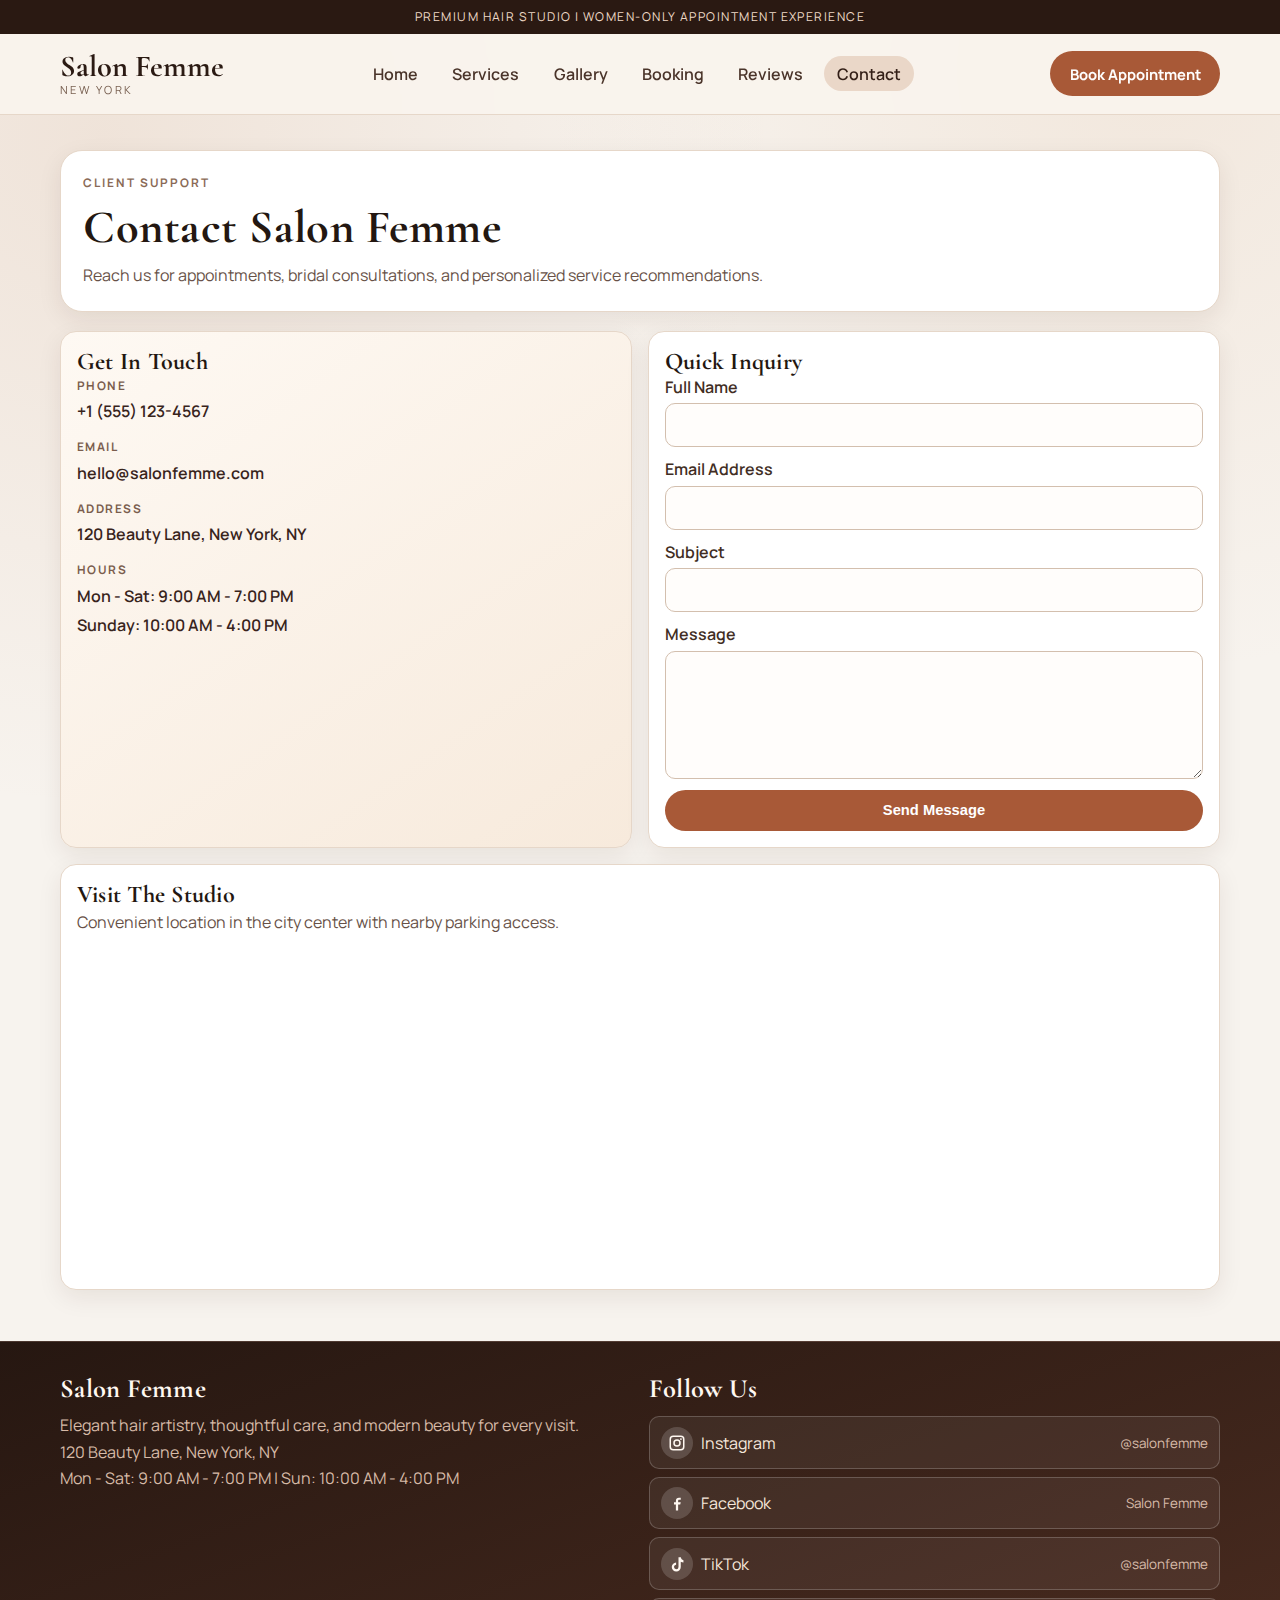
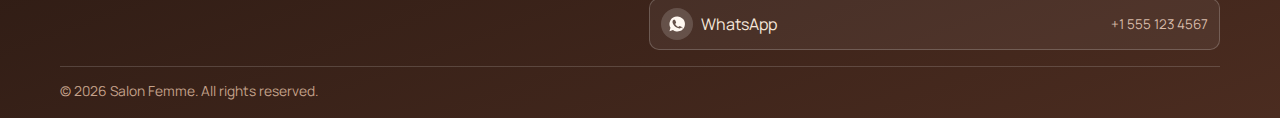
<file: contact.html>
﻿<!doctype html>
<html lang="en">
<head>
  <meta charset="UTF-8" />
  <meta name="viewport" content="width=device-width, initial-scale=1.0" />
  <title>Salon Femme | Contact</title>
  <link rel="stylesheet" href="styles/main.css" />
</head>
<body>
  <div id="site-header"></div>
  <main class="page-container">
    <section class="contact-page professional-contact">
      <header class="contact-hero reveal">
        <p class="eyebrow">Client Support</p>
        <h1>Contact Salon Femme</h1>
        <p>Reach us for appointments, bridal consultations, and personalized service recommendations.</p>
      </header>
      <div class="contact-grid professional">
        <article class="contact-card reveal contact-info-card">
          <h2>Get In Touch</h2>
          <div class="contact-lines">
            <p><strong>Phone</strong><a href="tel:+15551234567">+1 (555) 123-4567</a></p>
            <p><strong>Email</strong><a href="mailto:hello@salonfemme.com">hello@salonfemme.com</a></p>
            <p><strong>Address</strong><span>120 Beauty Lane, New York, NY</span></p>
            <p><strong>Hours</strong><span>Mon - Sat: 9:00 AM - 7:00 PM</span><span>Sunday: 10:00 AM - 4:00 PM</span></p>
          </div>
        </article>
        <article class="contact-card reveal contact-form-card">
          <h2>Quick Inquiry</h2>
          <form class="contact-form" action="mailto:hello@salonfemme.com" method="post" enctype="text/plain">
            <label>Full Name<input type="text" name="name" required /></label>
            <label>Email Address<input type="email" name="email" required /></label>
            <label>Subject<input type="text" name="subject" required /></label>
            <label>Message<textarea name="message" rows="5" required></textarea></label>
            <button class="btn primary" type="submit">Send Message</button>
          </form>
        </article>
        <article class="contact-card reveal contact-map-card">
          <h2>Visit The Studio</h2>
          <p>Convenient location in the city center with nearby parking access.</p>
          <iframe title="Salon location" loading="lazy" src="https://www.google.com/maps?q=Times+Square,+New+York,+NY&output=embed"></iframe>
        </article>
      </div>
    </section>
  </main>
  <div id="site-footer"></div>
  <script src="js/layout.js"></script>
  <script src="js/common.js"></script>
</body>
</html>
</file>
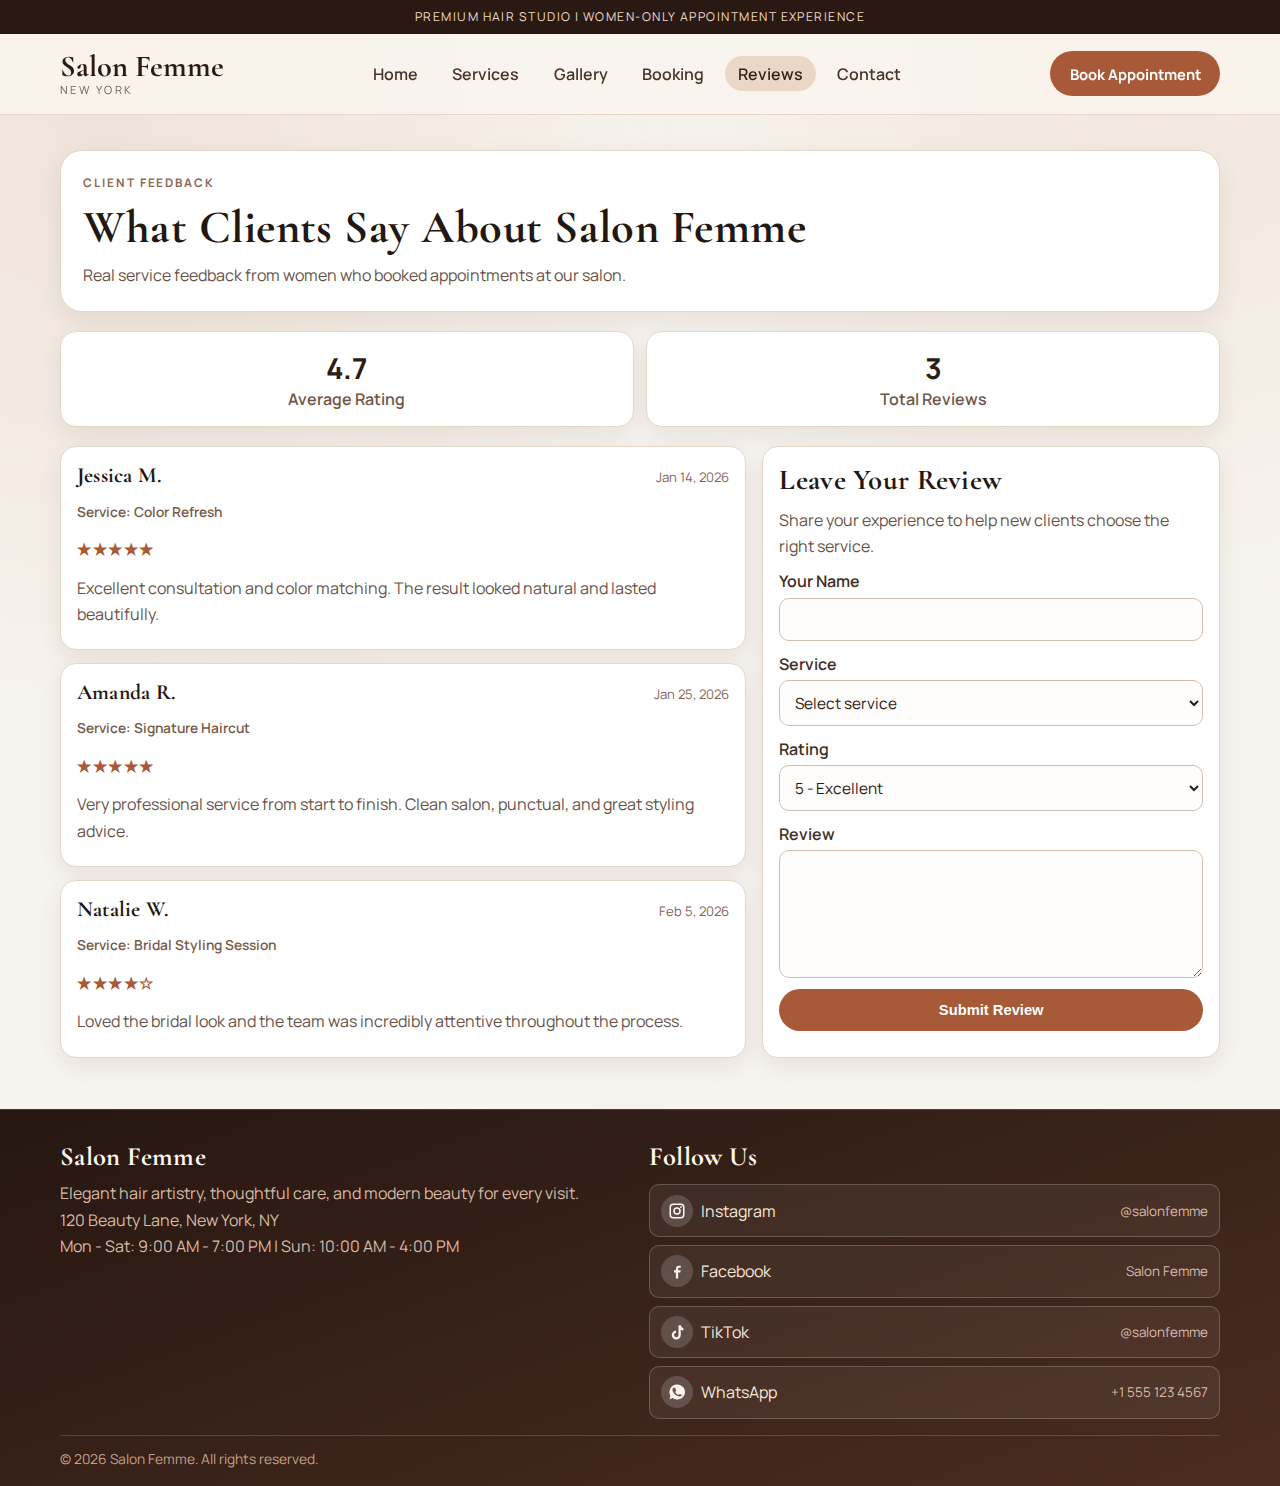
<file: reviews.html>
﻿<!doctype html>
<html lang="en">
<head>
  <meta charset="UTF-8" />
  <meta name="viewport" content="width=device-width, initial-scale=1.0" />
  <title>Salon Femme | Reviews</title>
  <link rel="stylesheet" href="styles/main.css" />
</head>
<body>
  <div id="site-header"></div>
  <main class="page-container">
    <section class="reviews-page">
      <header class="reviews-header reveal">
        <p class="eyebrow">Client Feedback</p>
        <h1>What Clients Say About Salon Femme</h1>
        <p>Real service feedback from women who booked appointments at our salon.</p>
      </header>
      <div class="reviews-summary reveal" id="reviews-summary"></div>
      <div class="reviews-layout">
        <section class="reviews-list reveal" id="reviews-list" aria-label="Client reviews"></section>
        <aside class="review-form-wrap reveal">
          <h2>Leave Your Review</h2>
          <p>Share your experience to help new clients choose the right service.</p>
          <form class="review-form" id="review-form">
            <label>Your Name<input name="name" required /></label>
            <label>Service<select name="service" required><option value="">Select service</option></select></label>
            <label>Rating<select name="rating"><option value="5">5 - Excellent</option><option value="4">4 - Very Good</option><option value="3">3 - Good</option><option value="2">2 - Fair</option><option value="1">1 - Poor</option></select></label>
            <label>Review<textarea name="comment" rows="5" required></textarea></label>
            <button type="submit" class="btn primary">Submit Review</button>
          </form>
          <p id="review-status"></p>
        </aside>
      </div>
    </section>
  </main>
  <div id="site-footer"></div>
  <script src="js/layout.js"></script>
  <script src="js/data.js"></script>
  <script src="js/common.js"></script>
  <script src="js/reviews.js"></script>
</body>
</html>
</file>
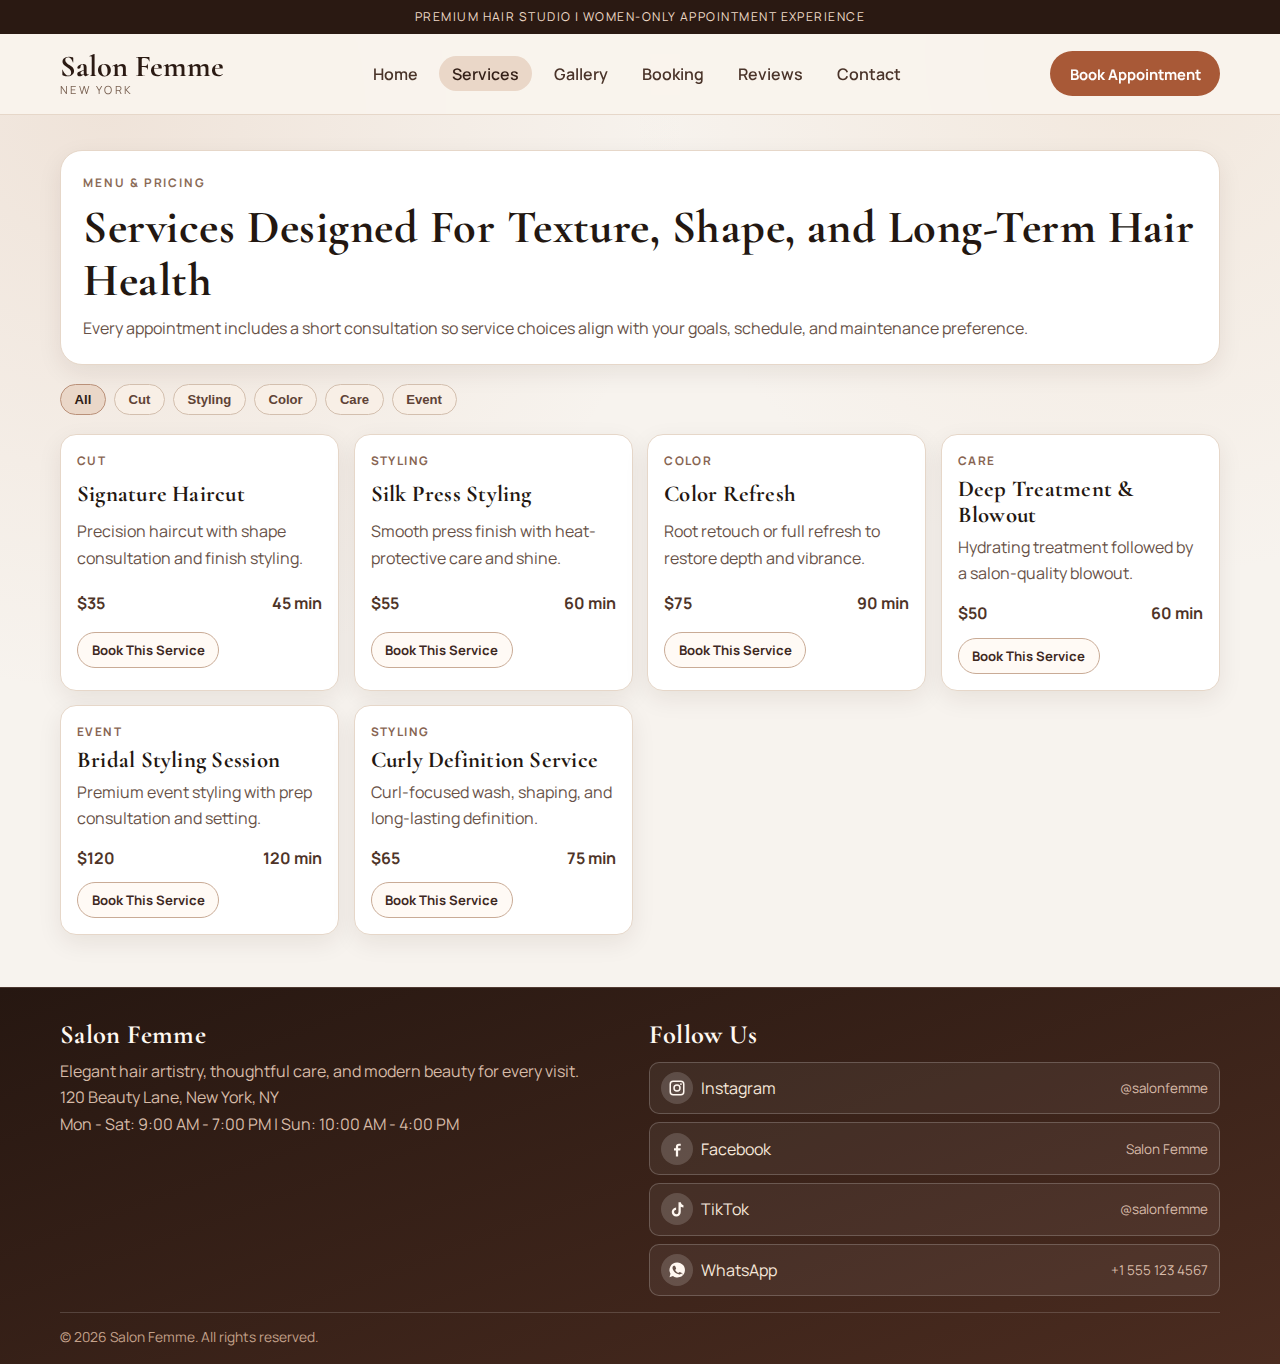
<file: services.html>
﻿<!doctype html>
<html lang="en">
<head>
  <meta charset="UTF-8" />
  <meta name="viewport" content="width=device-width, initial-scale=1.0" />
  <title>Salon Femme | Services</title>
  <link rel="stylesheet" href="styles/main.css" />
</head>
<body>
  <div id="site-header"></div>
  <main class="page-container">
    <section class="services-page">
      <header class="services-hero reveal">
        <p class="eyebrow">Menu & Pricing</p>
        <h1>Services Designed For Texture, Shape, and Long-Term Hair Health</h1>
        <p>Every appointment includes a short consultation so service choices align with your goals, schedule, and maintenance preference.</p>
      </header>
      <div class="service-tags reveal" id="service-tags"></div>
      <div class="grid cards-grid" id="services-grid"></div>
    </section>
  </main>
  <div id="site-footer"></div>
  <script src="js/layout.js"></script>
  <script src="js/data.js"></script>
  <script src="js/common.js"></script>
  <script src="js/services.js"></script>
</body>
</html>
</file>
<file: styles/main.css>
@import url('https://fonts.googleapis.com/css2?family=Cormorant+Garamond:wght@500;600;700&family=Manrope:wght@400;500;600;700&display=swap');

:root {
  --bg: #f7f3ee;
  --bg-soft: #f1e7dc;
  --surface: #ffffff;
  --surface-soft: #fcf7f1;
  --text: #231711;
  --muted: #675147;
  --line: #e6d7c9;
  --line-strong: #d3bfae;
  --accent: #a85937;
  --accent-deep: #7f4026;
  --accent-soft: #ead7c8;
  --radius-sm: 10px;
  --radius-md: 16px;
  --radius-lg: 22px;
  --shadow-sm: 0 8px 24px rgba(57, 30, 18, 0.08);
  --shadow-lg: 0 16px 40px rgba(57, 30, 18, 0.14);
}

* {
  box-sizing: border-box;
}

body {
  margin: 0;
  min-height: 100vh;
  font-family: 'Manrope', sans-serif;
  color: var(--text);
  background:
    radial-gradient(circle at 8% 8%, rgba(199, 145, 108, 0.16), transparent 34%),
    radial-gradient(circle at 90% 4%, rgba(226, 195, 167, 0.24), transparent 30%),
    var(--bg);
}

h1,
h2,
h3 {
  margin: 0;
  font-family: 'Cormorant Garamond', serif;
  line-height: 1.15;
  letter-spacing: 0.01em;
}

p {
  margin: 0;
  color: var(--muted);
  line-height: 1.65;
}

a {
  color: inherit;
  text-decoration: none;
}

img {
  max-width: 100%;
  display: block;
}

.site-shell {
  min-height: 100vh;
  display: flex;
  flex-direction: column;
}

.page-container {
  width: min(1160px, calc(100% - 2.4rem));
  margin: 2.2rem auto 3.2rem;
  flex: 1;
}

.top-note {
  background: #2a1912;
  color: #efd9c7;
  text-align: center;
  font-size: 0.76rem;
  letter-spacing: 0.12em;
  text-transform: uppercase;
  padding: 0.52rem 0.8rem;
}

.navbar {
  position: sticky;
  top: 0;
  z-index: 40;
  border-bottom: 1px solid var(--line);
  background: rgba(250, 244, 237, 0.9);
  backdrop-filter: blur(8px);
}

.navbar-inner {
  width: min(1160px, calc(100% - 2.4rem));
  margin: 0 auto;
  min-height: 80px;
  display: grid;
  grid-template-columns: auto 1fr auto;
  gap: 1.3rem;
  align-items: center;
}

.brand {
  display: grid;
  line-height: 1;
  gap: 0.15rem;
}

.brand-title {
  font-family: 'Cormorant Garamond', serif;
  font-size: 1.9rem;
  font-weight: 700;
  color: #2b1a13;
}

.brand-sub {
  font-size: 0.7rem;
  letter-spacing: 0.22em;
  text-transform: uppercase;
  color: #7a6253;
}

.nav-links {
  display: flex;
  justify-content: center;
  gap: 0.5rem;
  flex-wrap: wrap;
}

.nav-link {
  border-radius: 999px;
  padding: 0.42rem 0.82rem;
  font-weight: 600;
  color: #4a342a;
  transition: background 0.2s ease, color 0.2s ease;
}

.nav-link:hover,
.nav-link.active {
  background: var(--accent-soft);
  color: #331f17;
}

.btn {
  border: 1px solid transparent;
  border-radius: 999px;
  padding: 0.72rem 1.15rem;
  font-size: 0.92rem;
  font-weight: 700;
  cursor: pointer;
  transition: transform 0.2s ease, background 0.2s ease, border-color 0.2s ease;
}

.btn:hover {
  transform: translateY(-1px);
}

.btn.primary,
.nav-cta {
  background: var(--accent);
  color: #fff;
}

.btn.primary:hover,
.nav-cta:hover {
  background: var(--accent-deep);
}

.btn.ghost {
  background: transparent;
  border-color: var(--line-strong);
  color: #3b271d;
}

.btn.ghost:hover {
  border-color: #b38f77;
}

.home-page {
  display: grid;
  gap: 1.6rem;
}

.hero {
  display: grid;
  grid-template-columns: 1.1fr 0.9fr;
  gap: 1.2rem;
}

.hero-content,
.hero-image {
  border: 1px solid var(--line);
  border-radius: var(--radius-lg);
  overflow: hidden;
  box-shadow: var(--shadow-sm);
  background: var(--surface);
}

.hero-content {
  padding: 2rem;
  display: grid;
  gap: 1.1rem;
  align-content: center;
}

.eyebrow {
  color: #8a6a56;
  font-size: 0.74rem;
  letter-spacing: 0.16em;
  text-transform: uppercase;
  font-weight: 700;
}

.hero h1 {
  font-size: clamp(2.1rem, 4.6vw, 3.4rem);
}

.hero-image img {
  width: 100%;
  height: 100%;
  min-height: 520px;
  object-fit: cover;
}

.hero-actions {
  display: flex;
  gap: 0.7rem;
  flex-wrap: wrap;
}

.hero-stats {
  margin-top: 0.3rem;
  border-top: 1px solid var(--line);
  padding-top: 1rem;
  display: grid;
  grid-template-columns: repeat(3, minmax(0, 1fr));
  gap: 0.7rem;
}

.hero-stats article {
  background: var(--surface-soft);
  border: 1px solid var(--line);
  border-radius: var(--radius-sm);
  padding: 0.75rem;
}

.hero-stats strong {
  display: block;
  font-size: 1rem;
  color: #2c1d16;
}

.hero-stats span {
  font-size: 0.78rem;
  color: #6e5548;
}

.feature-grid {
  display: grid;
  grid-template-columns: repeat(3, minmax(0, 1fr));
  gap: 0.9rem;
}

.feature-card {
  background: var(--surface);
  border: 1px solid var(--line);
  border-radius: var(--radius-md);
  padding: 1rem;
  box-shadow: var(--shadow-sm);
}

.feature-card h3 {
  font-size: 1.35rem;
  margin-bottom: 0.35rem;
}

.home-services {
  background: var(--surface);
  border: 1px solid var(--line);
  border-radius: var(--radius-lg);
  padding: 1.3rem;
  box-shadow: var(--shadow-sm);
}

.section-heading {
  display: grid;
  gap: 0.4rem;
}

.section-heading h2 {
  font-size: clamp(1.8rem, 3.2vw, 2.5rem);
}

.signature-grid {
  margin-top: 1rem;
  display: grid;
  grid-template-columns: repeat(3, minmax(0, 1fr));
  gap: 0.85rem;
}

.signature-card {
  background: var(--surface-soft);
  border: 1px solid var(--line);
  border-radius: var(--radius-md);
  padding: 1rem;
}

.signature-card h3 {
  font-size: 1.3rem;
  margin: 0.2rem 0 0.35rem;
}

.signature-card div {
  margin-top: 0.8rem;
  display: flex;
  justify-content: space-between;
  color: #4d3327;
  font-weight: 700;
}

.testimonial-strip {
  border-radius: var(--radius-md);
  border: 1px solid #d9c5b4;
  background: linear-gradient(145deg, #2a1913, #43281e);
  padding: 1rem 1.2rem;
  display: flex;
  align-items: center;
  justify-content: space-between;
  gap: 0.8rem;
  flex-wrap: wrap;
}

.testimonial-strip p,
.testimonial-strip span {
  color: #f5e7d9;
}

.testimonial-strip span {
  margin-left: 0.4rem;
  opacity: 0.85;
}

.testimonial-strip .btn.ghost {
  color: #fff6ee;
  border-color: rgba(255, 255, 255, 0.55);
  background: rgba(255, 255, 255, 0.08);
}

.testimonial-strip .btn.ghost:hover {
  color: #fffaf4;
  border-color: rgba(255, 255, 255, 0.8);
  background: rgba(255, 255, 255, 0.18);
}

.services-page,
.gallery-page,
.booking-section,
.contact-page,
.reviews-page {
  display: grid;
  gap: 1.2rem;
}

.services-hero,
.gallery-header,
.booking-header,
.contact-hero,
.reviews-header {
  background: var(--surface);
  border: 1px solid var(--line);
  border-radius: var(--radius-lg);
  padding: 1.4rem;
  box-shadow: var(--shadow-sm);
  display: grid;
  gap: 0.5rem;
}

.services-hero h1,
.gallery-header h1,
.booking-header h1,
.contact-hero h1,
.reviews-header h1 {
  font-size: clamp(2rem, 4vw, 2.9rem);
}

.service-tags {
  display: flex;
  gap: 0.5rem;
  flex-wrap: wrap;
}

.service-tags button {
  padding: 0.42rem 0.85rem;
  border-radius: 999px;
  border: 1px solid var(--line-strong);
  background: #f8efe6;
  font-weight: 600;
  font-size: 0.82rem;
  color: #5f4336;
  cursor: pointer;
}

.service-tags button.active {
  background: var(--accent-soft);
  border-color: #ba9179;
  color: #2f1d16;
}

.grid.cards-grid {
  display: grid;
  grid-template-columns: repeat(auto-fit, minmax(235px, 1fr));
  gap: 0.9rem;
}

.service-card {
  background: var(--surface);
  border: 1px solid var(--line);
  border-radius: var(--radius-md);
  box-shadow: var(--shadow-sm);
  padding: 1rem;
  display: grid;
  gap: 0.35rem;
}

.service-card h3 {
  font-size: 1.42rem;
}

.service-category {
  color: #876451;
  font-size: 0.74rem;
  letter-spacing: 0.12em;
  text-transform: uppercase;
  font-weight: 700;
}

.service-meta {
  margin-top: 0.6rem;
  display: flex;
  justify-content: space-between;
  font-weight: 700;
  color: #4e3428;
}

.service-card-actions {
  margin-top: 0.5rem;
}

.service-btn {
  display: inline-block;
  border: 1px solid #c9ab96;
  background: #fffaf5;
  color: #3e281f;
  font-size: 0.82rem;
  padding: 0.5rem 0.85rem;
}

.service-btn:hover {
  border-color: #b2876f;
  background: #f4e3d5;
}

.gallery-filters {
  display: flex;
  gap: 0.5rem;
  flex-wrap: wrap;
}

.gallery-filters button {
  border: 1px solid var(--line-strong);
  border-radius: 999px;
  background: var(--surface);
  color: #624b3f;
  padding: 0.45rem 0.85rem;
  cursor: pointer;
  font-weight: 600;
}

.gallery-filters button.active {
  border-color: #b88d74;
  background: var(--accent-soft);
  color: #351f15;
}

.gallery-grid {
  display: grid;
  grid-template-columns: repeat(auto-fit, minmax(230px, 1fr));
  gap: 0.9rem;
}

.gallery-card {
  background: var(--surface);
  border: 1px solid var(--line);
  border-radius: var(--radius-md);
  overflow: hidden;
  box-shadow: var(--shadow-sm);
  cursor: pointer;
  padding: 0;
  text-align: left;
}

.gallery-card img {
  width: 100%;
  height: 245px;
  object-fit: cover;
}

.gallery-card span {
  display: block;
  padding: 0.75rem 0.85rem;
  color: #3f2a20;
  font-weight: 600;
}

.lightbox {
  position: fixed;
  inset: 0;
  z-index: 200;
  display: grid;
  place-items: center;
  background: rgba(25, 13, 9, 0.78);
  padding: 1rem;
}

.lightbox-content {
  width: min(800px, 100%);
  border-radius: var(--radius-md);
  overflow: hidden;
  background: #fff;
}

.lightbox-close {
  width: 100%;
  border: 0;
  cursor: pointer;
  padding: 0.7rem;
  font-weight: 700;
  background: #f2dfcf;
}

.lightbox-content img {
  width: 100%;
  max-height: 72vh;
  object-fit: cover;
}

.lightbox-content p {
  padding: 0.8rem 1rem 1rem;
}

.booking-grid {
  display: grid;
  grid-template-columns: 1.1fr 0.9fr;
  gap: 1rem;
}

.booking-form,
.booking-summary,
.contact-card {
  background: var(--surface);
  border: 1px solid var(--line);
  border-radius: var(--radius-md);
  box-shadow: var(--shadow-sm);
}

.booking-form {
  padding: 1rem;
  display: grid;
  gap: 0.78rem;
}

.booking-form label,
.contact-form label {
  display: grid;
  gap: 0.35rem;
  font-weight: 600;
  color: #412d23;
}

.booking-form input,
.booking-form select,
.booking-form textarea,
.contact-form input,
.contact-form textarea {
  width: 100%;
  border: 1px solid var(--line-strong);
  border-radius: var(--radius-sm);
  padding: 0.65rem;
  font-size: 0.96rem;
  font-family: inherit;
  color: #2a1a14;
  background: #fffdfb;
}

.booking-summary {
  padding: 1rem;
  background: linear-gradient(145deg, #fef9f3, #f7eadc);
}

.booking-summary h2 {
  margin-bottom: 0.5rem;
}

.booking-summary p {
  margin-bottom: 0.42rem;
}

.summary-note {
  margin-top: 0.7rem;
  font-size: 0.86rem;
}

.summary-email {
  font-size: 0.83rem;
  color: #7a5e50;
}

.contact-grid.professional {
  display: grid;
  grid-template-columns: 1fr 1fr;
  gap: 1rem;
}

.contact-card {
  padding: 1rem;
}

.contact-info-card {
  background: linear-gradient(145deg, #fef9f3, #f7eadc);
}

.contact-lines p {
  margin-bottom: 0.8rem;
  display: grid;
  gap: 0.18rem;
}

.contact-lines strong {
  font-size: 0.74rem;
  letter-spacing: 0.12em;
  text-transform: uppercase;
  color: #7a5d4d;
}

.contact-lines a,
.contact-lines span {
  color: #38241c;
  font-weight: 600;
}

.contact-form {
  display: grid;
  gap: 0.7rem;
}

.contact-map-card {
  grid-column: 1 / -1;
}

.contact-map-card iframe {
  width: 100%;
  min-height: 320px;
  border: 0;
  border-radius: 12px;
  margin-top: 0.8rem;
}

.reviews-summary {
  display: grid;
  grid-template-columns: repeat(2, minmax(0, 1fr));
  gap: 0.8rem;
}

.reviews-summary article {
  background: var(--surface);
  border: 1px solid var(--line);
  border-radius: var(--radius-md);
  padding: 1rem;
  box-shadow: var(--shadow-sm);
  text-align: center;
}

.reviews-summary strong {
  display: block;
  font-size: 1.8rem;
  color: #2d1c15;
}

.reviews-summary span {
  color: #6e5548;
  font-weight: 600;
}

.reviews-layout {
  display: grid;
  grid-template-columns: 1.2fr 0.8fr;
  gap: 1rem;
}

.reviews-list {
  display: grid;
  gap: 0.8rem;
}

.review-card {
  background: var(--surface);
  border: 1px solid var(--line);
  border-radius: var(--radius-md);
  box-shadow: var(--shadow-sm);
  padding: 1rem;
  display: grid;
  gap: 0.4rem;
}

.review-head {
  display: flex;
  justify-content: space-between;
  align-items: baseline;
  gap: 0.6rem;
}

.review-head h3 {
  font-size: 1.35rem;
}

.review-head span {
  color: #826554;
  font-size: 0.82rem;
}

.review-service {
  font-size: 0.86rem;
  color: #775a4a;
  font-weight: 600;
}

.review-stars {
  color: #a85937;
  letter-spacing: 0.1em;
  font-size: 1rem;
  font-weight: 700;
}

.review-form-wrap {
  background: var(--surface);
  border: 1px solid var(--line);
  border-radius: var(--radius-md);
  box-shadow: var(--shadow-sm);
  padding: 1rem;
  height: fit-content;
  display: grid;
  gap: 0.65rem;
}

.review-form-wrap h2 {
  font-size: 1.8rem;
}

.review-form {
  display: grid;
  gap: 0.72rem;
}

.review-form label {
  display: grid;
  gap: 0.35rem;
  font-weight: 600;
  color: #412d23;
}

.review-form input,
.review-form select,
.review-form textarea {
  width: 100%;
  border: 1px solid var(--line-strong);
  border-radius: var(--radius-sm);
  padding: 0.65rem;
  font-size: 0.96rem;
  font-family: inherit;
  color: #2a1a14;
  background: #fffdfb;
}

.review-message {
  margin-top: 0.2rem;
}

.footer {
  margin-top: auto;
  border-top: 1px solid rgba(255, 255, 255, 0.1);
  color: #f6e8db;
  background: linear-gradient(160deg, #261711, #4b2c20);
  padding: 2rem 0 0.95rem;
}

.footer-inner {
  width: min(1160px, calc(100% - 2.4rem));
  margin: 0 auto;
  display: grid;
  grid-template-columns: 1fr 1fr;
  gap: 1.1rem;
}

.footer h3 {
  margin-bottom: 0.5rem;
  color: #fff8f1;
  font-size: 1.65rem;
}

.footer-brand p {
  color: #d7bba8;
}

.footer-social h3 {
  margin-bottom: 0.75rem;
}

.social-list {
  list-style: none;
  margin: 0;
  padding: 0;
  display: grid;
  gap: 0.5rem;
}

.social-list a {
  display: flex;
  justify-content: space-between;
  align-items: center;
  gap: 0.8rem;
  border-radius: var(--radius-sm);
  border: 1px solid rgba(255, 255, 255, 0.2);
  background: rgba(255, 255, 255, 0.06);
  padding: 0.58rem 0.7rem;
}

.social-list a:hover {
  background: rgba(255, 255, 255, 0.13);
}

.social-left {
  display: inline-flex;
  align-items: center;
  gap: 0.5rem;
}

.social-icon {
  width: 32px;
  height: 32px;
  border-radius: 999px;
  display: grid;
  place-items: center;
  background: rgba(255, 255, 255, 0.16);
}

.social-icon svg {
  width: 18px;
  height: 18px;
  fill: #fff8f1;
}

.social-handle {
  font-size: 0.84rem;
  color: #d8bba9;
}

.footer-bottom {
  width: min(1160px, calc(100% - 2.4rem));
  margin: 1rem auto 0;
  border-top: 1px solid rgba(255, 255, 255, 0.16);
  padding-top: 0.8rem;
}

.footer-bottom p {
  color: #c5a28b;
  font-size: 0.86rem;
}

.message {
  border-radius: var(--radius-sm);
  padding: 0.75rem 0.9rem;
  font-weight: 600;
}

.message.success {
  background: #eaf9f1;
  border: 1px solid #b8e6ca;
  color: #1f6f47;
}

.message.error {
  background: #fff0ef;
  border: 1px solid #efc0bd;
  color: #9d2f2f;
}

.not-found {
  display: grid;
  justify-items: center;
  gap: 0.8rem;
  margin-top: 3.5rem;
}

.reveal {
  animation: rise 0.55s ease both;
}

@keyframes rise {
  from {
    opacity: 0;
    transform: translateY(10px);
  }
  to {
    opacity: 1;
    transform: translateY(0);
  }
}

@media (max-width: 1040px) {
  .navbar-inner {
    grid-template-columns: 1fr;
    justify-items: center;
    gap: 0.7rem;
    padding: 0.7rem 0;
  }

  .nav-cta {
    width: 100%;
    max-width: 260px;
    text-align: center;
  }

  .hero,
  .feature-grid,
  .signature-grid,
  .booking-grid,
  .contact-grid.professional,
  .reviews-layout,
  .reviews-summary,
  .footer-inner {
    grid-template-columns: 1fr;
  }

  .hero-image img {
    min-height: 380px;
  }

  .contact-map-card {
    grid-column: auto;
  }
}

@media (max-width: 720px) {
  .page-container {
    width: min(1160px, calc(100% - 1.4rem));
    margin-top: 1.4rem;
  }

  .hero-content,
  .services-hero,
  .gallery-header,
  .booking-header,
  .contact-hero {
    padding: 1.05rem;
  }

  .hero-stats {
    grid-template-columns: 1fr;
  }

  .gallery-card img {
    height: 210px;
  }
}
</file>
